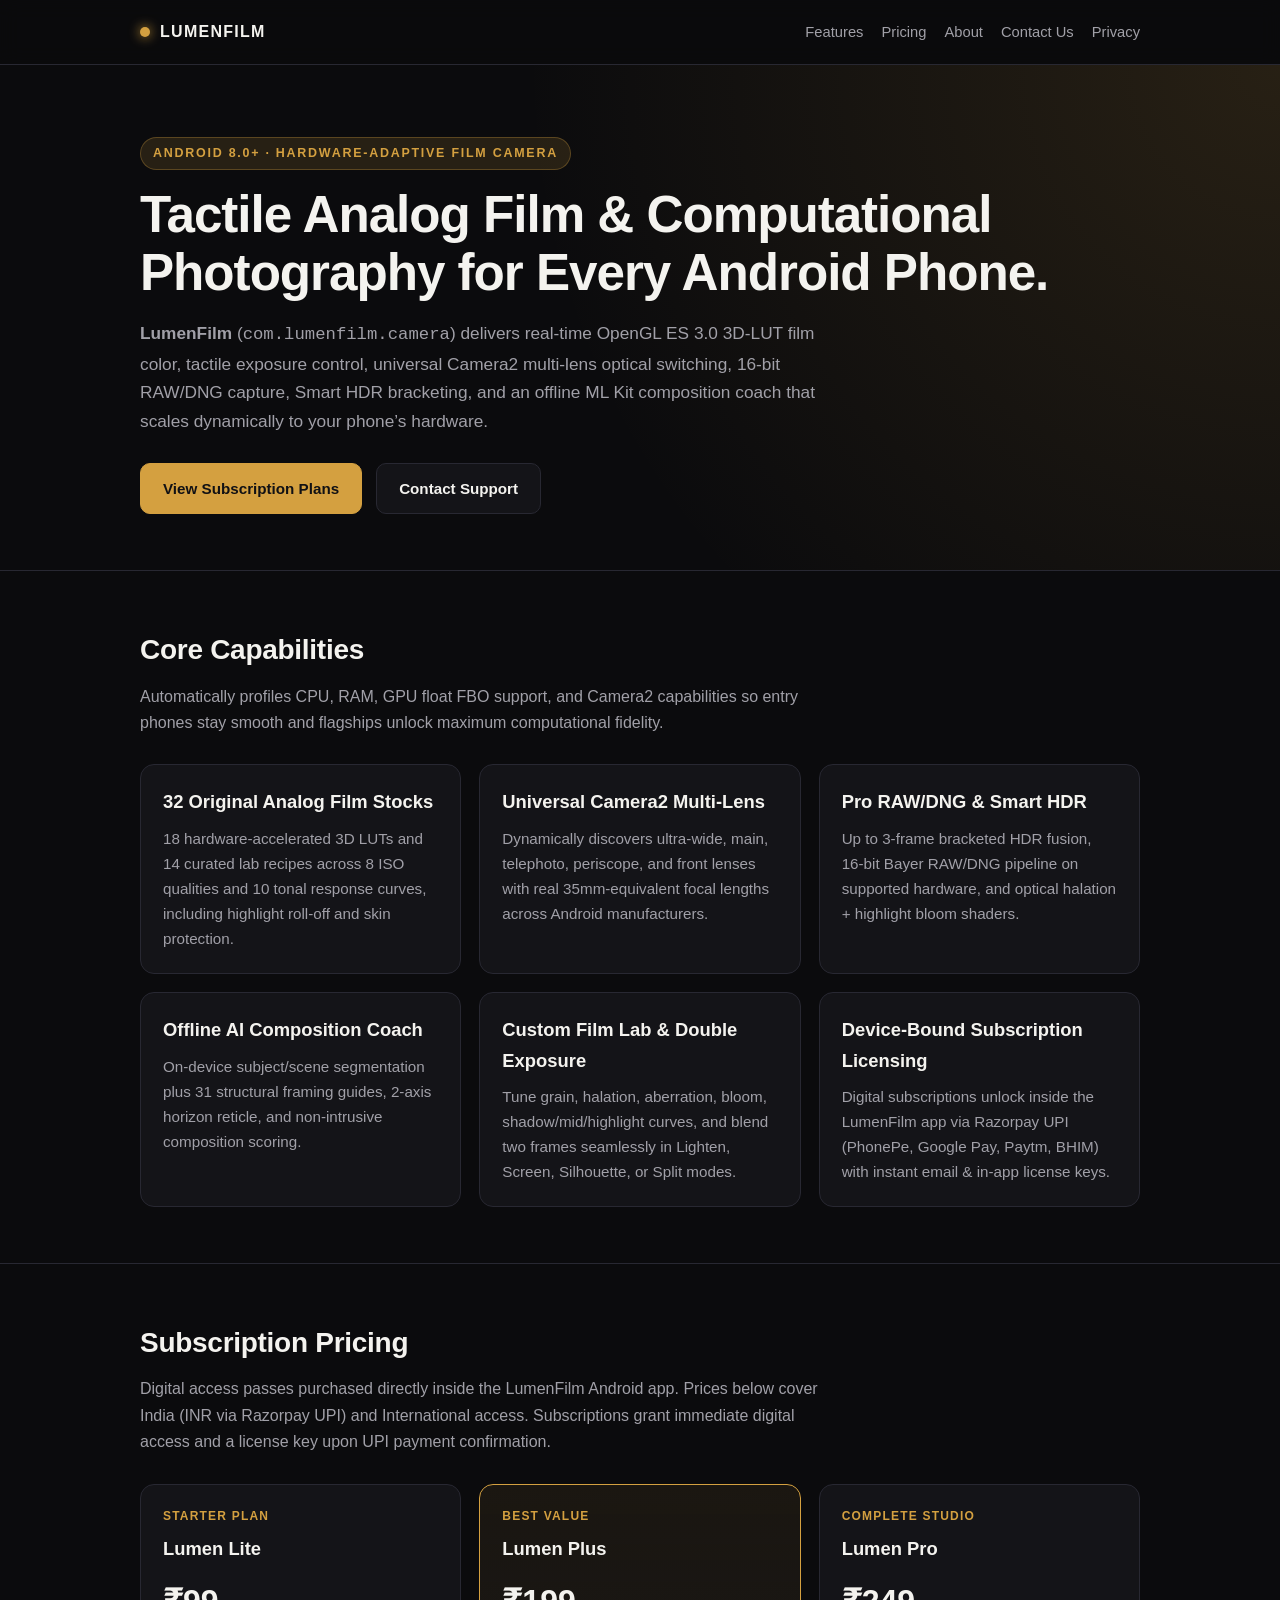
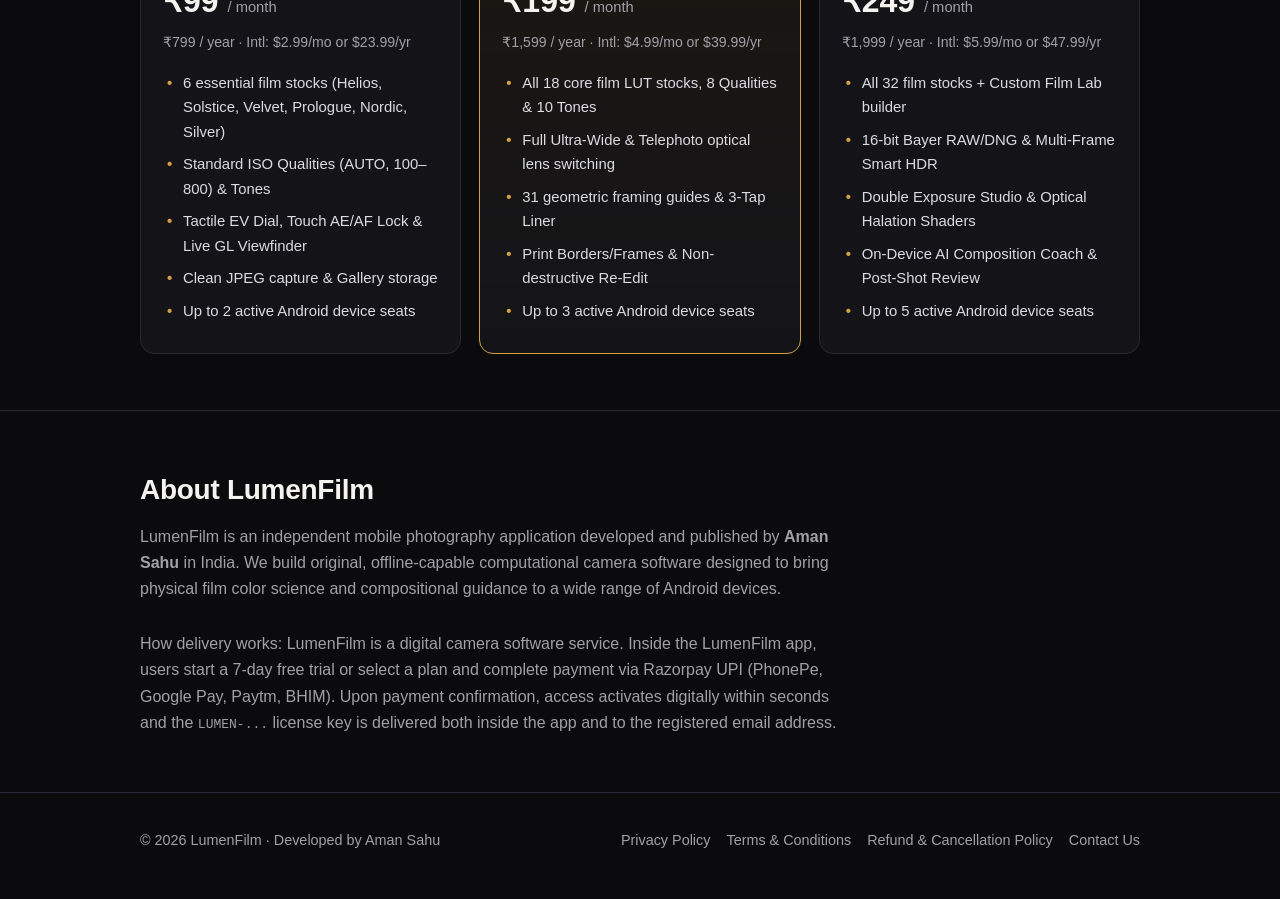
<file: docs/index.html>
<!DOCTYPE html>
<html lang="en">
<head>
  <meta charset="utf-8" />
  <meta name="viewport" content="width=device-width, initial-scale=1" />
  <title>LumenFilm Camera — Adaptive Analog &amp; Computational Camera for Android</title>
  <meta name="description" content="LumenFilm is a hardware-adaptive Android film camera with 32 analog stocks, multi-lens Camera2 discovery, 16-bit RAW/DNG, Smart HDR, and AI Composition Coach." />
  <link rel="stylesheet" href="styles.css" />
</head>
<body>
  <header>
    <div class="container nav">
      <a class="brand" href="index.html">
        <span class="brand-dot" aria-hidden="true"></span>
        <span>LumenFilm</span>
      </a>
      <nav class="nav-links" aria-label="Primary Navigation">
        <a href="#features">Features</a>
        <a href="#pricing">Pricing</a>
        <a href="#about">About</a>
        <a href="contact.html">Contact Us</a>
        <a href="privacy-policy.html">Privacy</a>
      </nav>
    </div>
  </header>

  <main>
    <section class="hero">
      <div class="container">
        <span class="eyebrow">Android 8.0+ &middot; Hardware-Adaptive Film Camera</span>
        <h1>Tactile Analog Film &amp; Computational Photography for Every Android Phone.</h1>
        <p class="lead">
          <strong>LumenFilm</strong> (<code>com.lumenfilm.camera</code>) delivers real-time OpenGL ES 3.0 3D-LUT film color,
          tactile exposure control, universal Camera2 multi-lens optical switching, 16-bit RAW/DNG capture, Smart HDR bracketing,
          and an offline ML Kit composition coach that scales dynamically to your phone&rsquo;s hardware.
        </p>
        <div class="cta-row">
          <a class="btn btn-primary" href="#pricing">View Subscription Plans</a>
          <a class="btn btn-secondary" href="contact.html">Contact Support</a>
        </div>
      </div>
    </section>

    <section id="features">
      <div class="container">
        <h2>Core Capabilities</h2>
        <p class="section-sub">
          Automatically profiles CPU, RAM, GPU float FBO support, and Camera2 capabilities so entry phones stay smooth and flagships unlock maximum computational fidelity.
        </p>
        <div class="grid-3">
          <div class="card">
            <h3>32 Original Analog Film Stocks</h3>
            <p>18 hardware-accelerated 3D LUTs and 14 curated lab recipes across 8 ISO qualities and 10 tonal response curves, including highlight roll-off and skin protection.</p>
          </div>
          <div class="card">
            <h3>Universal Camera2 Multi-Lens</h3>
            <p>Dynamically discovers ultra-wide, main, telephoto, periscope, and front lenses with real 35mm-equivalent focal lengths across Android manufacturers.</p>
          </div>
          <div class="card">
            <h3>Pro RAW/DNG &amp; Smart HDR</h3>
            <p>Up to 3-frame bracketed HDR fusion, 16-bit Bayer RAW/DNG pipeline on supported hardware, and optical halation + highlight bloom shaders.</p>
          </div>
          <div class="card">
            <h3>Offline AI Composition Coach</h3>
            <p>On-device subject/scene segmentation plus 31 structural framing guides, 2-axis horizon reticle, and non-intrusive composition scoring.</p>
          </div>
          <div class="card">
            <h3>Custom Film Lab &amp; Double Exposure</h3>
            <p>Tune grain, halation, aberration, bloom, shadow/mid/highlight curves, and blend two frames seamlessly in Lighten, Screen, Silhouette, or Split modes.</p>
          </div>
          <div class="card">
            <h3>Device-Bound Subscription Licensing</h3>
            <p>Digital subscriptions unlock inside the LumenFilm app via Razorpay UPI (PhonePe, Google Pay, Paytm, BHIM) with instant email &amp; in-app license keys.</p>
          </div>
        </div>
      </div>
    </section>

    <section id="pricing">
      <div class="container">
        <h2>Subscription Pricing</h2>
        <p class="section-sub">
          Digital access passes purchased directly inside the LumenFilm Android app. Prices below cover India (INR via Razorpay UPI) and International access. Subscriptions grant immediate digital access and a license key upon UPI payment confirmation.
        </p>
        <div class="grid-3">
          <div class="card">
            <div class="tier-tag">Starter Plan</div>
            <h3>Lumen Lite</h3>
            <div class="price">&#8377;99 <span>/ month</span></div>
            <div class="price-alt">&#8377;799 / year &middot; Intl: $2.99/mo or $23.99/yr</div>
            <ul class="check-list">
              <li>6 essential film stocks (Helios, Solstice, Velvet, Prologue, Nordic, Silver)</li>
              <li>Standard ISO Qualities (AUTO, 100&ndash;800) &amp; Tones</li>
              <li>Tactile EV Dial, Touch AE/AF Lock &amp; Live GL Viewfinder</li>
              <li>Clean JPEG capture &amp; Gallery storage</li>
              <li>Up to 2 active Android device seats</li>
            </ul>
          </div>

          <div class="card featured">
            <div class="tier-tag">Best Value</div>
            <h3>Lumen Plus</h3>
            <div class="price">&#8377;199 <span>/ month</span></div>
            <div class="price-alt">&#8377;1,599 / year &middot; Intl: $4.99/mo or $39.99/yr</div>
            <ul class="check-list">
              <li>All 18 core film LUT stocks, 8 Qualities &amp; 10 Tones</li>
              <li>Full Ultra-Wide &amp; Telephoto optical lens switching</li>
              <li>31 geometric framing guides &amp; 3-Tap Liner</li>
              <li>Print Borders/Frames &amp; Non-destructive Re-Edit</li>
              <li>Up to 3 active Android device seats</li>
            </ul>
          </div>

          <div class="card">
            <div class="tier-tag">Complete Studio</div>
            <h3>Lumen Pro</h3>
            <div class="price">&#8377;249 <span>/ month</span></div>
            <div class="price-alt">&#8377;1,999 / year &middot; Intl: $5.99/mo or $47.99/yr</div>
            <ul class="check-list">
              <li>All 32 film stocks + Custom Film Lab builder</li>
              <li>16-bit Bayer RAW/DNG &amp; Multi-Frame Smart HDR</li>
              <li>Double Exposure Studio &amp; Optical Halation Shaders</li>
              <li>On-Device AI Composition Coach &amp; Post-Shot Review</li>
              <li>Up to 5 active Android device seats</li>
            </ul>
          </div>
        </div>
      </div>
    </section>

    <section id="about">
      <div class="container">
        <h2>About LumenFilm</h2>
        <p class="section-sub">
          LumenFilm is an independent mobile photography application developed and published by <strong>Aman Sahu</strong> in India. We build original, offline-capable computational camera software designed to bring physical film color science and compositional guidance to a wide range of Android devices.
        </p>
        <p style="color: var(--muted); max-width: 720px; margin: 0;">
          How delivery works: LumenFilm is a digital camera software service. Inside the LumenFilm app, users start a 7-day free trial or select a plan and complete payment via Razorpay UPI (PhonePe, Google Pay, Paytm, BHIM). Upon payment confirmation, access activates digitally within seconds and the <code>LUMEN-...</code> license key is delivered both inside the app and to the registered email address.
        </p>
      </div>
    </section>
  </main>

  <footer>
    <div class="container footer-row">
      <div>&copy; 2026 LumenFilm &middot; Developed by Aman Sahu</div>
      <div class="footer-links">
        <a href="privacy-policy.html">Privacy Policy</a>
        <a href="terms.html">Terms &amp; Conditions</a>
        <a href="refund-policy.html">Refund &amp; Cancellation Policy</a>
        <a href="contact.html">Contact Us</a>
      </div>
    </div>
  </footer>
</body>
</html>
</file>
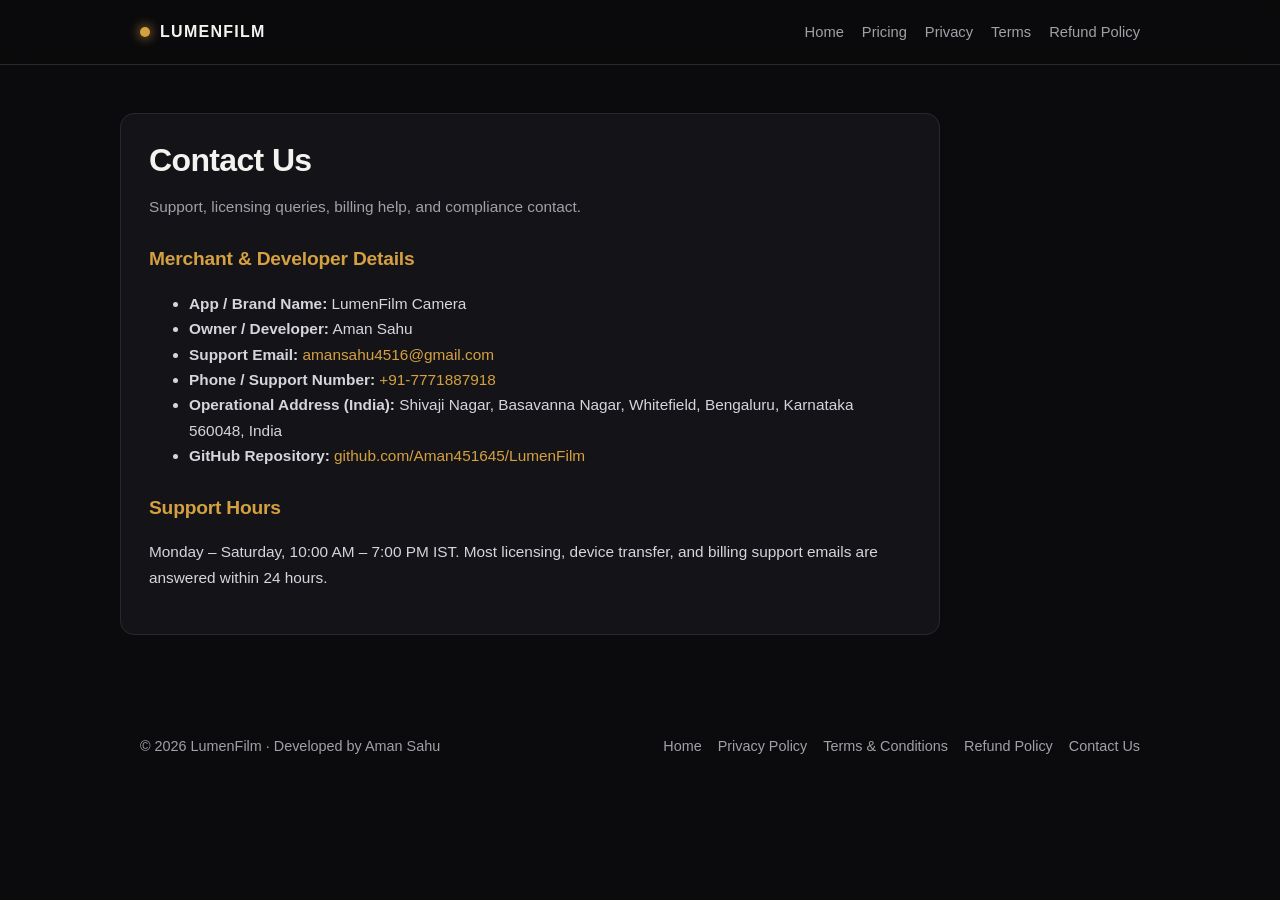
<file: docs/contact.html>
<!DOCTYPE html>
<html lang="en">
<head>
  <meta charset="utf-8" />
  <meta name="viewport" content="width=device-width, initial-scale=1" />
  <title>Contact Us — LumenFilm Camera</title>
  <link rel="stylesheet" href="styles.css" />
</head>
<body>
  <header>
    <div class="container nav">
      <a class="brand" href="index.html">
        <span class="brand-dot" aria-hidden="true"></span>
        <span>LumenFilm</span>
      </a>
      <nav class="nav-links" aria-label="Primary Navigation">
        <a href="index.html">Home</a>
        <a href="index.html#pricing">Pricing</a>
        <a href="privacy-policy.html">Privacy</a>
        <a href="terms.html">Terms</a>
        <a href="refund-policy.html">Refund Policy</a>
      </nav>
    </div>
  </header>

  <main class="container legal-main">
    <div class="legal-card">
      <h1>Contact Us</h1>
      <p style="color: var(--muted);">Support, licensing queries, billing help, and compliance contact.</p>

      <h2>Merchant &amp; Developer Details</h2>
      <ul>
        <li><strong>App / Brand Name:</strong> LumenFilm Camera</li>
        <li><strong>Owner / Developer:</strong> Aman Sahu</li>
        <li><strong>Support Email:</strong> <a href="mailto:amansahu4516@gmail.com">amansahu4516@gmail.com</a></li>
        <li><strong>Phone / Support Number:</strong> <a href="tel:+917771887918">+91-7771887918</a></li>
        <li><strong>Operational Address (India):</strong> Shivaji Nagar, Basavanna Nagar, Whitefield, Bengaluru, Karnataka 560048, India</li>
        <li><strong>GitHub Repository:</strong> <a href="https://github.com/Aman451645/LumenFilm">github.com/Aman451645/LumenFilm</a></li>
      </ul>

      <h2>Support Hours</h2>
      <p>
        Monday &ndash; Saturday, 10:00 AM &ndash; 7:00 PM IST. Most licensing, device transfer, and billing support emails are answered within 24 hours.
      </p>
    </div>
  </main>

  <footer>
    <div class="container footer-row">
      <div>&copy; 2026 LumenFilm &middot; Developed by Aman Sahu</div>
      <div class="footer-links">
        <a href="index.html">Home</a>
        <a href="privacy-policy.html">Privacy Policy</a>
        <a href="terms.html">Terms &amp; Conditions</a>
        <a href="refund-policy.html">Refund Policy</a>
        <a href="contact.html">Contact Us</a>
      </div>
    </div>
  </footer>
</body>
</html>
</file>
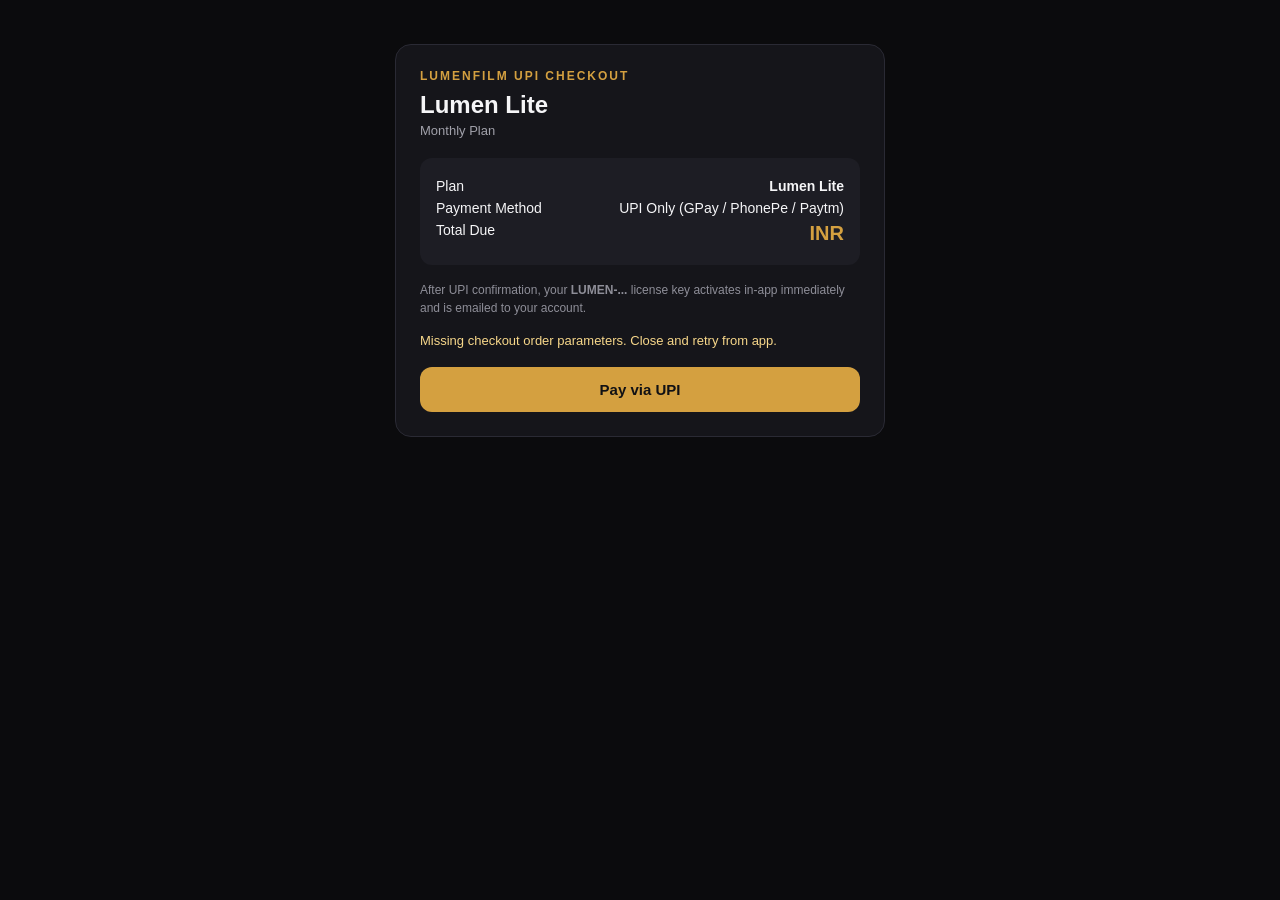
<file: docs/pay.html>
<!doctype html>
<html lang="en">
<head>
  <meta charset="utf-8" />
  <meta name="viewport" content="width=device-width,initial-scale=1" />
  <title>LumenFilm UPI Checkout</title>
  <script src="https://checkout.razorpay.com/v1/checkout.js"></script>
  <style>
    body { background:#0B0B0D; color:#F5F5F7; font-family:-apple-system,BlinkMacSystemFont,"Segoe UI",Roboto,sans-serif; margin:0; padding:24px; }
    .card { max-width:440px; margin:20px auto; background:#15151A; border:1px solid #2A2A34; border-radius:16px; padding:24px; }
    .brand { color:#D4A040; font-size:12px; letter-spacing:2px; font-weight:700; text-transform:uppercase; }
    h1 { margin:8px 0 4px; font-size:24px; }
    .meta { color:#A1A1AA; font-size:13px; margin-bottom:20px; }
    .box { background:#1D1D24; border-radius:12px; padding:14px 16px; margin-bottom:16px; }
    .row { display:flex; justify-content:space-between; font-size:14px; margin:6px 0; }
    .price { font-size:20px; font-weight:700; color:#D4A040; }
    .note { font-size:12px; color:#8E8E98; line-height:1.5; margin-bottom:16px; }
    .status { font-size:13px; color:#F7D78A; margin-bottom:14px; min-height:20px; }
    .btn { width:100%; background:#D4A040; color:#111114; font-weight:700; font-size:15px; border:none; border-radius:12px; padding:14px; cursor:pointer; }
  </style>
</head>
<body>
  <div class="card">
    <div class="brand">LumenFilm UPI Checkout</div>
    <h1 id="planTitle">LumenFilm Membership</h1>
    <div class="meta" id="planMeta">Preparing checkout...</div>
    <div class="box">
      <div class="row"><span>Plan</span><strong id="rowPlan">-</strong></div>
      <div class="row"><span>Payment Method</span><span>UPI Only (GPay / PhonePe / Paytm)</span></div>
      <div class="row"><span>Total Due</span><span class="price" id="rowPrice">-</span></div>
    </div>
    <div class="note">
      After UPI confirmation, your <strong>LUMEN-...</strong> license key activates in-app immediately and is emailed to your account.
    </div>
    <div class="status" id="checkoutStatus">Opening Razorpay UPI checkout...</div>
    <button class="btn" id="payUpiBtn" type="button" onclick="openUpiCheckout()">Pay via UPI</button>
  </div>

  <script>
    (function () {
      var p = new URLSearchParams(window.location.search);
      var rawApi = (p.get('api') || 'https://lumenfilm-licensing.onrender.com').replace(/\/+$/, '');
      var apiAllowed =
        rawApi.indexOf('https://lumenfilm-licensing.onrender.com') === 0 ||
        rawApi.indexOf('http://127.0.0.1') === 0 ||
        rawApi.indexOf('http://localhost') === 0;
      var apiBase = apiAllowed ? rawApi : 'https://lumenfilm-licensing.onrender.com';

      var sessionId = p.get('session_id') || '';
      var orderId = p.get('order_id') || '';
      var keyId = p.get('key') || '';
      var amount = Number(p.get('amount') || 0);
      var tier = (p.get('tier') || 'LITE').toUpperCase();
      var cycle = (p.get('cycle') || 'MONTHLY').toUpperCase();
      var email = p.get('email') || '';

      var names = { LITE: 'Lumen Lite', PLUS: 'Lumen Plus', PRO: 'Lumen Pro' };
      var planName = names[tier] || 'LumenFilm';
      var inrLabel = amount > 0 ? ('₹' + Math.round(amount / 100)) : '';

      document.getElementById('planTitle').textContent = planName;
      document.getElementById('rowPlan').textContent = planName;
      document.getElementById('rowPrice').textContent = inrLabel || 'INR';
      document.getElementById('planMeta').textContent =
        (cycle === 'YEARLY' ? 'Annual Plan (Save 33%)' : 'Monthly Plan') + (email ? (' · ' + email) : '');
      document.getElementById('payUpiBtn').textContent = 'Pay ' + inrLabel + ' via UPI';

      window.openUpiCheckout = function () {
        var st = document.getElementById('checkoutStatus');
        if (!keyId || !orderId || !sessionId) {
          st.textContent = 'Missing checkout order parameters. Close and retry from app.';
          return;
        }
        if (typeof Razorpay === 'undefined') {
          st.textContent = 'Could not load Razorpay SDK. Check network connection and retry.';
          return;
        }
        st.textContent = 'Complete payment in your UPI app...';
        var rzp = new Razorpay({
          key: keyId,
          amount: amount,
          currency: 'INR',
          name: 'LumenFilm',
          description: planName + ' (' + cycle + ')',
          order_id: orderId,
          prefill: { email: email },
          notes: { lumen_session_id: sessionId, tier: tier, cycle: cycle },
          theme: { color: '#D4A040' },
          webview_intent: true,
          config: {
            display: {
              hide: [
                { method: 'card' },
                { method: 'netbanking' },
                { method: 'wallet' },
                { method: 'emi' },
                { method: 'paylater' },
                { method: 'cardless_emi' },
                { method: 'app' }
              ],
              preferences: { show_default_blocks: true }
            }
          },
          handler: function (response) {
            st.textContent = 'Verifying UPI payment & issuing instant license key...';
            fetch(apiBase + '/api/v1/razorpay/verify-payment', {
              method: 'POST',
              headers: { 'Content-Type': 'application/json', 'Accept': 'application/json' },
              body: JSON.stringify({
                sessionId: sessionId,
                razorpay_order_id: response.razorpay_order_id,
                razorpay_payment_id: response.razorpay_payment_id,
                razorpay_signature: response.razorpay_signature
              })
            })
              .then(function (r) { return r.json(); })
              .then(function (data) {
                if (data && data.ok) {
                  st.textContent = 'Activated! License Key: ' + (data.licenseKey || '');
                  window.location.href = apiBase + '/checkout-success?session_id=' + encodeURIComponent(sessionId);
                } else {
                  st.textContent = (data && data.error) || 'Verification pending. Tap VERIFY PAYMENT at top right.';
                }
              })
              .catch(function () {
                window.location.href = apiBase + '/checkout-success?session_id=' + encodeURIComponent(sessionId);
              });
          },
          modal: {
            ondismiss: function () {
              st.textContent = 'UPI checkout dismissed. Tap Pay via UPI to retry.';
            }
          }
        });
        rzp.on('payment.failed', function (resp) {
          var reason = (resp && resp.error && (resp.error.description || resp.error.reason)) || 'UPI payment failed';
          st.textContent = reason + ' — tap Pay via UPI or VERIFY PAYMENT.';
        });
        rzp.open();
      };

      window.addEventListener('load', function () {
        setTimeout(window.openUpiCheckout, 150);
      });
    })();
  </script>
</body>
</html>
</file>
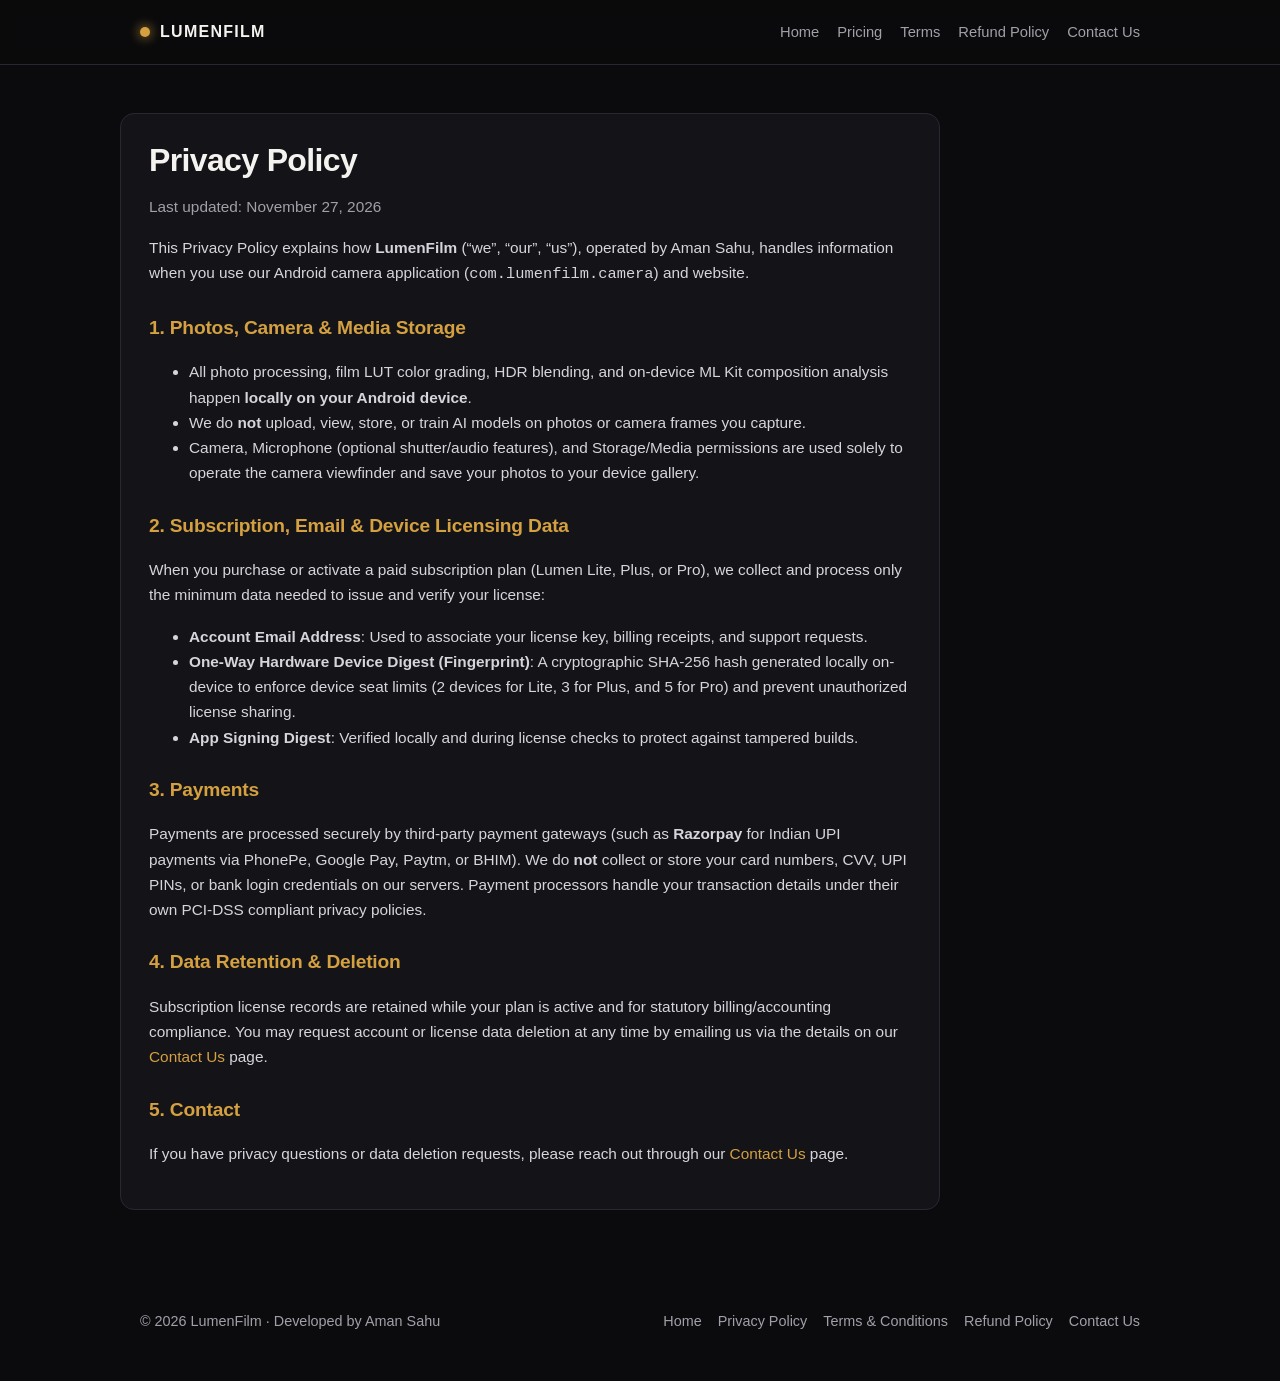
<file: docs/privacy-policy.html>
<!DOCTYPE html>
<html lang="en">
<head>
  <meta charset="utf-8" />
  <meta name="viewport" content="width=device-width, initial-scale=1" />
  <title>Privacy Policy — LumenFilm Camera</title>
  <link rel="stylesheet" href="styles.css" />
</head>
<body>
  <header>
    <div class="container nav">
      <a class="brand" href="index.html">
        <span class="brand-dot" aria-hidden="true"></span>
        <span>LumenFilm</span>
      </a>
      <nav class="nav-links" aria-label="Primary Navigation">
        <a href="index.html">Home</a>
        <a href="index.html#pricing">Pricing</a>
        <a href="terms.html">Terms</a>
        <a href="refund-policy.html">Refund Policy</a>
        <a href="contact.html">Contact Us</a>
      </nav>
    </div>
  </header>

  <main class="container legal-main">
    <div class="legal-card">
      <h1>Privacy Policy</h1>
      <p style="color: var(--muted);">Last updated: November 27, 2026</p>

      <p>
        This Privacy Policy explains how <strong>LumenFilm</strong> (&ldquo;we&rdquo;, &ldquo;our&rdquo;, &ldquo;us&rdquo;), operated by Aman Sahu,
        handles information when you use our Android camera application (<code>com.lumenfilm.camera</code>) and website.
      </p>

      <h2>1. Photos, Camera &amp; Media Storage</h2>
      <ul>
        <li>All photo processing, film LUT color grading, HDR blending, and on-device ML Kit composition analysis happen <strong>locally on your Android device</strong>.</li>
        <li>We do <strong>not</strong> upload, view, store, or train AI models on photos or camera frames you capture.</li>
        <li>Camera, Microphone (optional shutter/audio features), and Storage/Media permissions are used solely to operate the camera viewfinder and save your photos to your device gallery.</li>
      </ul>

      <h2>2. Subscription, Email &amp; Device Licensing Data</h2>
      <p>When you purchase or activate a paid subscription plan (Lumen Lite, Plus, or Pro), we collect and process only the minimum data needed to issue and verify your license:</p>
      <ul>
        <li><strong>Account Email Address</strong>: Used to associate your license key, billing receipts, and support requests.</li>
        <li><strong>One-Way Hardware Device Digest (Fingerprint)</strong>: A cryptographic SHA-256 hash generated locally on-device to enforce device seat limits (2 devices for Lite, 3 for Plus, and 5 for Pro) and prevent unauthorized license sharing.</li>
        <li><strong>App Signing Digest</strong>: Verified locally and during license checks to protect against tampered builds.</li>
      </ul>

      <h2>3. Payments</h2>
      <p>
        Payments are processed securely by third-party payment gateways (such as <strong>Razorpay</strong> for Indian UPI payments via PhonePe, Google Pay, Paytm, or BHIM).
        We do <strong>not</strong> collect or store your card numbers, CVV, UPI PINs, or bank login credentials on our servers. Payment processors handle your transaction details under their own PCI-DSS compliant privacy policies.
      </p>

      <h2>4. Data Retention &amp; Deletion</h2>
      <p>
        Subscription license records are retained while your plan is active and for statutory billing/accounting compliance. You may request account or license data deletion at any time by emailing us via the details on our <a href="contact.html">Contact Us</a> page.
      </p>

      <h2>5. Contact</h2>
      <p>
        If you have privacy questions or data deletion requests, please reach out through our <a href="contact.html">Contact Us</a> page.
      </p>
    </div>
  </main>

  <footer>
    <div class="container footer-row">
      <div>&copy; 2026 LumenFilm &middot; Developed by Aman Sahu</div>
      <div class="footer-links">
        <a href="index.html">Home</a>
        <a href="privacy-policy.html">Privacy Policy</a>
        <a href="terms.html">Terms &amp; Conditions</a>
        <a href="refund-policy.html">Refund Policy</a>
        <a href="contact.html">Contact Us</a>
      </div>
    </div>
  </footer>
</body>
</html>
</file>
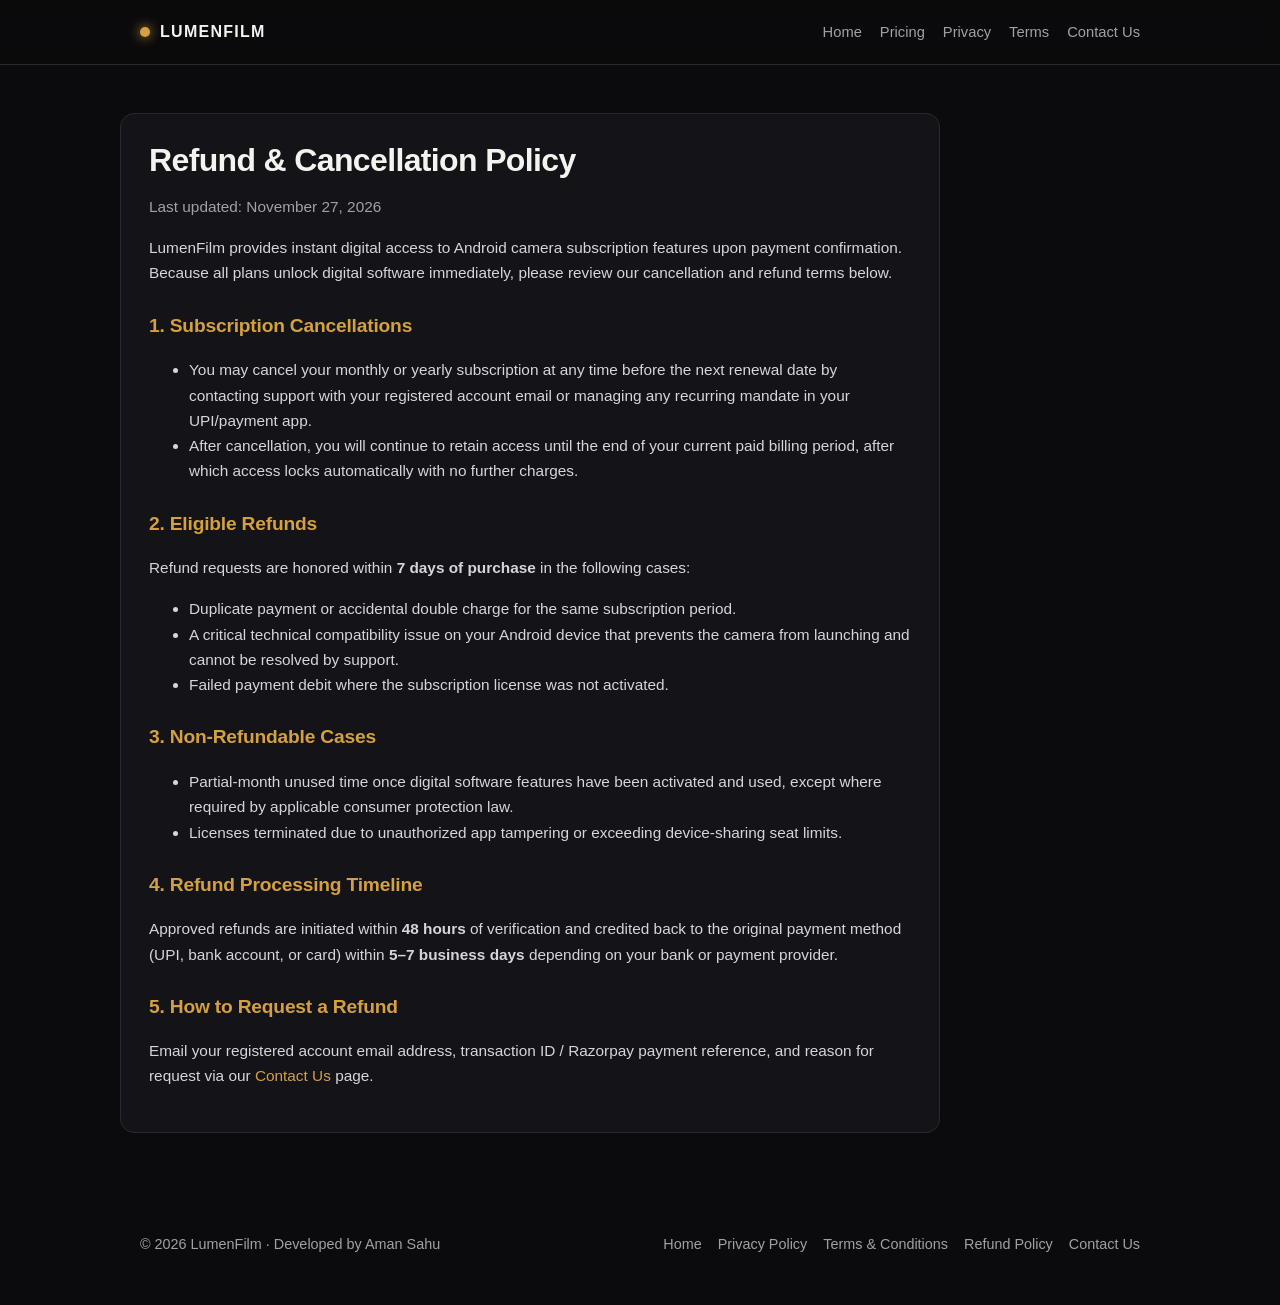
<file: docs/refund-policy.html>
<!DOCTYPE html>
<html lang="en">
<head>
  <meta charset="utf-8" />
  <meta name="viewport" content="width=device-width, initial-scale=1" />
  <title>Refund &amp; Cancellation Policy — LumenFilm Camera</title>
  <link rel="stylesheet" href="styles.css" />
</head>
<body>
  <header>
    <div class="container nav">
      <a class="brand" href="index.html">
        <span class="brand-dot" aria-hidden="true"></span>
        <span>LumenFilm</span>
      </a>
      <nav class="nav-links" aria-label="Primary Navigation">
        <a href="index.html">Home</a>
        <a href="index.html#pricing">Pricing</a>
        <a href="privacy-policy.html">Privacy</a>
        <a href="terms.html">Terms</a>
        <a href="contact.html">Contact Us</a>
      </nav>
    </div>
  </header>

  <main class="container legal-main">
    <div class="legal-card">
      <h1>Refund &amp; Cancellation Policy</h1>
      <p style="color: var(--muted);">Last updated: November 27, 2026</p>

      <p>
        LumenFilm provides instant digital access to Android camera subscription features upon payment confirmation.
        Because all plans unlock digital software immediately, please review our cancellation and refund terms below.
      </p>

      <h2>1. Subscription Cancellations</h2>
      <ul>
        <li>You may cancel your monthly or yearly subscription at any time before the next renewal date by contacting support with your registered account email or managing any recurring mandate in your UPI/payment app.</li>
        <li>After cancellation, you will continue to retain access until the end of your current paid billing period, after which access locks automatically with no further charges.</li>
      </ul>

      <h2>2. Eligible Refunds</h2>
      <p>Refund requests are honored within <strong>7 days of purchase</strong> in the following cases:</p>
      <ul>
        <li>Duplicate payment or accidental double charge for the same subscription period.</li>
        <li>A critical technical compatibility issue on your Android device that prevents the camera from launching and cannot be resolved by support.</li>
        <li>Failed payment debit where the subscription license was not activated.</li>
      </ul>

      <h2>3. Non-Refundable Cases</h2>
      <ul>
        <li>Partial-month unused time once digital software features have been activated and used, except where required by applicable consumer protection law.</li>
        <li>Licenses terminated due to unauthorized app tampering or exceeding device-sharing seat limits.</li>
      </ul>

      <h2>4. Refund Processing Timeline</h2>
      <p>
        Approved refunds are initiated within <strong>48 hours</strong> of verification and credited back to the original payment method (UPI, bank account, or card) within <strong>5&ndash;7 business days</strong> depending on your bank or payment provider.
      </p>

      <h2>5. How to Request a Refund</h2>
      <p>
        Email your registered account email address, transaction ID / Razorpay payment reference, and reason for request via our <a href="contact.html">Contact Us</a> page.
      </p>
    </div>
  </main>

  <footer>
    <div class="container footer-row">
      <div>&copy; 2026 LumenFilm &middot; Developed by Aman Sahu</div>
      <div class="footer-links">
        <a href="index.html">Home</a>
        <a href="privacy-policy.html">Privacy Policy</a>
        <a href="terms.html">Terms &amp; Conditions</a>
        <a href="refund-policy.html">Refund Policy</a>
        <a href="contact.html">Contact Us</a>
      </div>
    </div>
  </footer>
</body>
</html>
</file>
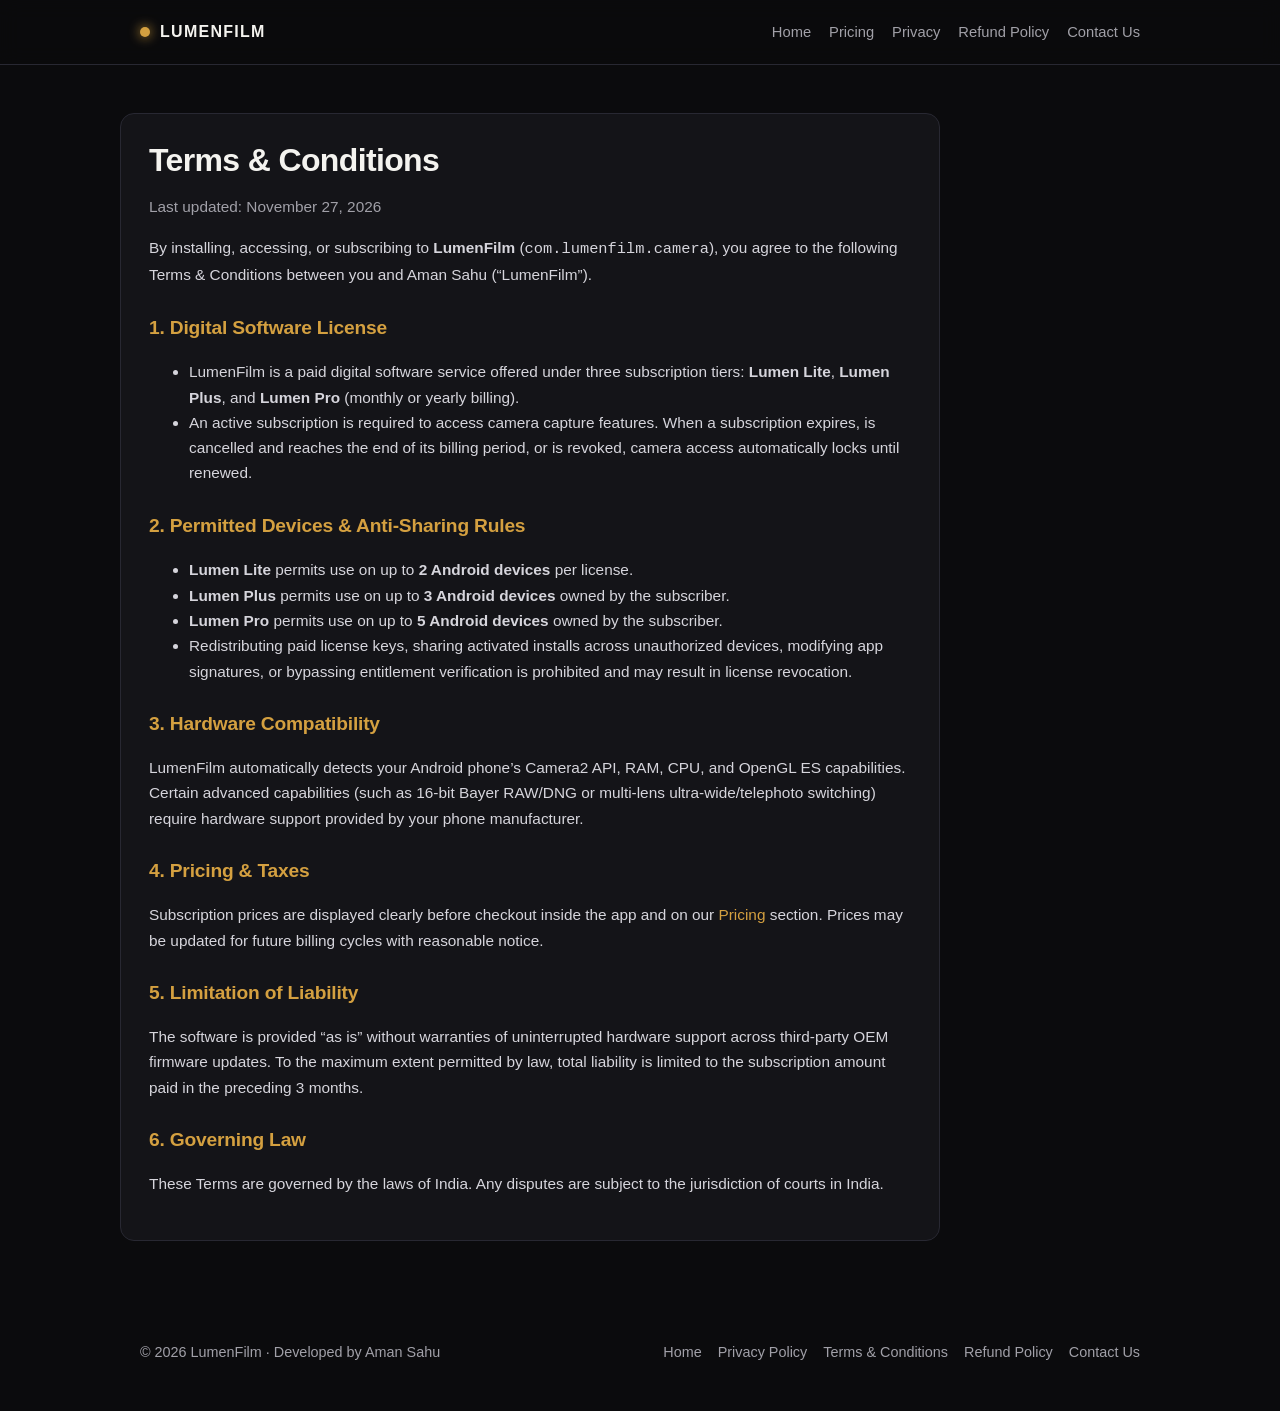
<file: docs/terms.html>
<!DOCTYPE html>
<html lang="en">
<head>
  <meta charset="utf-8" />
  <meta name="viewport" content="width=device-width, initial-scale=1" />
  <title>Terms &amp; Conditions — LumenFilm Camera</title>
  <link rel="stylesheet" href="styles.css" />
</head>
<body>
  <header>
    <div class="container nav">
      <a class="brand" href="index.html">
        <span class="brand-dot" aria-hidden="true"></span>
        <span>LumenFilm</span>
      </a>
      <nav class="nav-links" aria-label="Primary Navigation">
        <a href="index.html">Home</a>
        <a href="index.html#pricing">Pricing</a>
        <a href="privacy-policy.html">Privacy</a>
        <a href="refund-policy.html">Refund Policy</a>
        <a href="contact.html">Contact Us</a>
      </nav>
    </div>
  </header>

  <main class="container legal-main">
    <div class="legal-card">
      <h1>Terms &amp; Conditions</h1>
      <p style="color: var(--muted);">Last updated: November 27, 2026</p>

      <p>
        By installing, accessing, or subscribing to <strong>LumenFilm</strong> (<code>com.lumenfilm.camera</code>),
        you agree to the following Terms &amp; Conditions between you and Aman Sahu (&ldquo;LumenFilm&rdquo;).
      </p>

      <h2>1. Digital Software License</h2>
      <ul>
        <li>LumenFilm is a paid digital software service offered under three subscription tiers: <strong>Lumen Lite</strong>, <strong>Lumen Plus</strong>, and <strong>Lumen Pro</strong> (monthly or yearly billing).</li>
        <li>An active subscription is required to access camera capture features. When a subscription expires, is cancelled and reaches the end of its billing period, or is revoked, camera access automatically locks until renewed.</li>
      </ul>

      <h2>2. Permitted Devices &amp; Anti-Sharing Rules</h2>
      <ul>
        <li><strong>Lumen Lite</strong> permits use on up to <strong>2 Android devices</strong> per license.</li>
        <li><strong>Lumen Plus</strong> permits use on up to <strong>3 Android devices</strong> owned by the subscriber.</li>
        <li><strong>Lumen Pro</strong> permits use on up to <strong>5 Android devices</strong> owned by the subscriber.</li>
        <li>Redistributing paid license keys, sharing activated installs across unauthorized devices, modifying app signatures, or bypassing entitlement verification is prohibited and may result in license revocation.</li>
      </ul>

      <h2>3. Hardware Compatibility</h2>
      <p>
        LumenFilm automatically detects your Android phone&rsquo;s Camera2 API, RAM, CPU, and OpenGL ES capabilities. Certain advanced capabilities (such as 16-bit Bayer RAW/DNG or multi-lens ultra-wide/telephoto switching) require hardware support provided by your phone manufacturer.
      </p>

      <h2>4. Pricing &amp; Taxes</h2>
      <p>
        Subscription prices are displayed clearly before checkout inside the app and on our <a href="index.html#pricing">Pricing</a> section. Prices may be updated for future billing cycles with reasonable notice.
      </p>

      <h2>5. Limitation of Liability</h2>
      <p>
        The software is provided &ldquo;as is&rdquo; without warranties of uninterrupted hardware support across third-party OEM firmware updates. To the maximum extent permitted by law, total liability is limited to the subscription amount paid in the preceding 3 months.
      </p>

      <h2>6. Governing Law</h2>
      <p>
        These Terms are governed by the laws of India. Any disputes are subject to the jurisdiction of courts in India.
      </p>
    </div>
  </main>

  <footer>
    <div class="container footer-row">
      <div>&copy; 2026 LumenFilm &middot; Developed by Aman Sahu</div>
      <div class="footer-links">
        <a href="index.html">Home</a>
        <a href="privacy-policy.html">Privacy Policy</a>
        <a href="terms.html">Terms &amp; Conditions</a>
        <a href="refund-policy.html">Refund Policy</a>
        <a href="contact.html">Contact Us</a>
      </div>
    </div>
  </footer>
</body>
</html>
</file>
<file: docs/styles.css>
:root {
  --bg: #0b0b0d;
  --surface: #141418;
  --surface-elevated: #1b1b22;
  --border: #282832;
  --text: #f4f3ef;
  --muted: #a1a0a8;
  --accent: #d4a040;
  --accent-dim: rgba(212, 160, 64, 0.14);
  --emerald: #34c759;
  --warning-bg: rgba(212, 160, 64, 0.12);
}

* {
  box-sizing: border-box;
}

html {
  scroll-behavior: smooth;
}

body {
  margin: 0;
  background: var(--bg);
  color: var(--text);
  font-family: -apple-system, BlinkMacSystemFont, "Segoe UI", Roboto, Inter, Helvetica, Arial, sans-serif;
  line-height: 1.65;
  -webkit-font-smoothing: antialiased;
}

a {
  color: var(--accent);
  text-decoration: none;
}

a:hover {
  text-decoration: underline;
}

.container {
  max-width: 1040px;
  margin: 0 auto;
  padding: 0 20px;
}

header {
  position: sticky;
  top: 0;
  z-index: 20;
  background: rgba(11, 11, 13, 0.92);
  backdrop-filter: blur(10px);
  border-bottom: 1px solid var(--border);
}

.nav {
  display: flex;
  align-items: center;
  justify-content: space-between;
  gap: 16px;
  min-height: 64px;
  flex-wrap: wrap;
}

.brand {
  display: inline-flex;
  align-items: center;
  gap: 10px;
  font-weight: 800;
  letter-spacing: 0.08em;
  text-transform: uppercase;
  color: var(--text);
  font-size: 1rem;
}

.brand-dot {
  width: 10px;
  height: 10px;
  border-radius: 50%;
  background: var(--accent);
  box-shadow: 0 0 12px var(--accent);
}

.nav-links {
  display: flex;
  gap: 18px;
  flex-wrap: wrap;
  font-size: 0.92rem;
}

.nav-links a {
  color: var(--muted);
}

.nav-links a:hover {
  color: var(--text);
}

.hero {
  padding: 72px 0 56px;
  border-bottom: 1px solid var(--border);
  background: radial-gradient(circle at top right, rgba(212, 160, 64, 0.14), transparent 55%);
}

.eyebrow {
  display: inline-block;
  font-size: 0.78rem;
  font-weight: 700;
  letter-spacing: 0.14em;
  text-transform: uppercase;
  color: var(--accent);
  background: var(--accent-dim);
  border: 1px solid rgba(212, 160, 64, 0.3);
  padding: 5px 12px;
  border-radius: 999px;
  margin-bottom: 16px;
}

h1 {
  margin: 0 0 16px;
  font-size: clamp(2rem, 4.5vw, 3.2rem);
  line-height: 1.15;
  letter-spacing: -0.02em;
}

.hero p.lead {
  max-width: 700px;
  color: var(--muted);
  font-size: 1.08rem;
  margin: 0 0 28px;
}

.cta-row {
  display: flex;
  gap: 14px;
  flex-wrap: wrap;
}

.btn {
  display: inline-flex;
  align-items: center;
  justify-content: center;
  padding: 12px 22px;
  border-radius: 10px;
  font-weight: 700;
  font-size: 0.95rem;
  border: 1px solid var(--border);
  transition: opacity 0.15s ease;
}

.btn:hover {
  text-decoration: none;
  opacity: 0.9;
}

.btn-primary {
  background: var(--accent);
  color: #111114;
  border-color: var(--accent);
}

.btn-secondary {
  background: var(--surface);
  color: var(--text);
}

section {
  padding: 56px 0;
  border-bottom: 1px solid var(--border);
}

h2 {
  margin: 0 0 10px;
  font-size: 1.75rem;
  letter-spacing: -0.01em;
}

.section-sub {
  color: var(--muted);
  margin: 0 0 28px;
  max-width: 700px;
}

.grid-3 {
  display: grid;
  grid-template-columns: repeat(auto-fit, minmax(260px, 1fr));
  gap: 18px;
}

.card {
  background: var(--surface);
  border: 1px solid var(--border);
  border-radius: 14px;
  padding: 22px;
}

.card.featured {
  border-color: var(--accent);
  background: linear-gradient(180deg, rgba(212, 160, 64, 0.08), var(--surface));
}

.card h3 {
  margin: 0 0 8px;
  font-size: 1.15rem;
}

.card p {
  margin: 0;
  color: var(--muted);
  font-size: 0.95rem;
}

.tier-tag {
  font-size: 0.75rem;
  font-weight: 700;
  text-transform: uppercase;
  letter-spacing: 0.1em;
  color: var(--accent);
  margin-bottom: 8px;
}

.price {
  font-size: 2rem;
  font-weight: 800;
  margin: 10px 0 4px;
}

.price span {
  font-size: 0.92rem;
  font-weight: 500;
  color: var(--muted);
}

.price-alt {
  font-size: 0.88rem;
  color: var(--muted);
  margin-bottom: 16px;
}

ul.check-list {
  list-style: none;
  padding: 0;
  margin: 0;
}

ul.check-list li {
  position: relative;
  padding-left: 20px;
  margin-bottom: 8px;
  font-size: 0.93rem;
  color: #dcdbe2;
}

ul.check-list li::before {
  content: "•";
  position: absolute;
  left: 4px;
  color: var(--accent);
  font-weight: 700;
}

.legal-main {
  padding: 48px 0 64px;
}

.legal-card {
  background: var(--surface);
  border: 1px solid var(--border);
  border-radius: 14px;
  padding: 28px;
  max-width: 820px;
}

.legal-card h1 {
  font-size: 2rem;
  margin-bottom: 6px;
}

.legal-card h2 {
  font-size: 1.2rem;
  margin-top: 24px;
  margin-bottom: 8px;
  color: var(--accent);
}

.legal-card p,
.legal-card li {
  color: #d6d5dc;
  font-size: 0.96rem;
}

.notice-box {
  background: var(--warning-bg);
  border: 1px solid rgba(212, 160, 64, 0.45);
  border-radius: 10px;
  padding: 14px 16px;
  margin: 16px 0;
  font-size: 0.92rem;
  color: var(--text);
}

footer {
  padding: 36px 0 48px;
  color: var(--muted);
  font-size: 0.9rem;
}

.footer-row {
  display: flex;
  justify-content: space-between;
  gap: 20px;
  flex-wrap: wrap;
}

.footer-links {
  display: flex;
  gap: 16px;
  flex-wrap: wrap;
}

.footer-links a {
  color: var(--muted);
}

.footer-links a:hover {
  color: var(--text);
}
</file>
